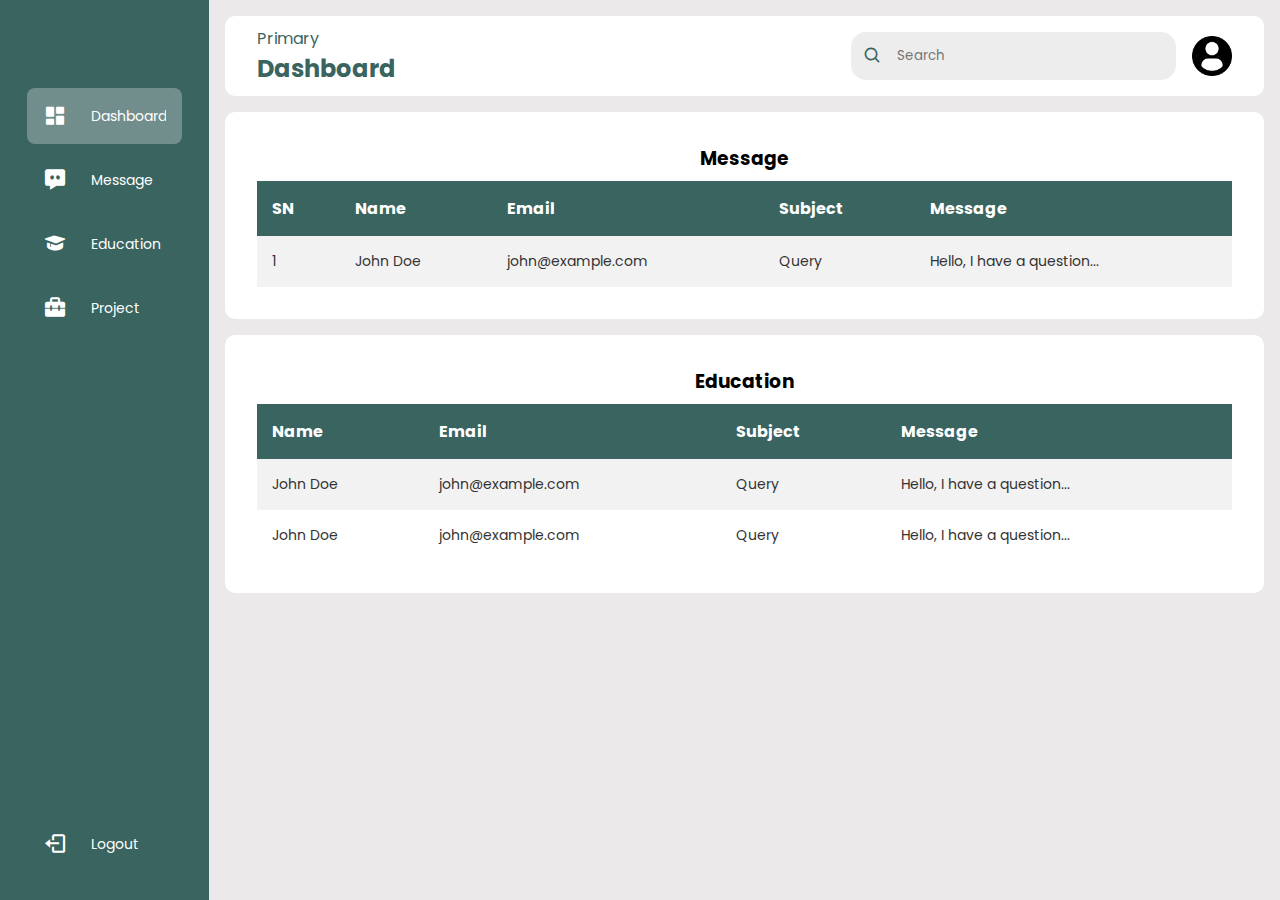
<file: index_admin.html>
<!DOCTYPE html>
<html lang="en">

<head>
    <meta charset="UTF-8">
    <meta name="viewport" content="width=device-width, initial-scale=1.0">
    <title>Admin Panel</title>
    <link rel="stylesheet" href="./css/admin.css">
    <link rel="stylesheet" href="https://cdn.jsdelivr.net/npm/boxicons@latest/css/boxicons.min.css">

</head>

<body>
    <div class="sidebar">
        <div class="logo"></div>
        <ul class="menu">
            <li class="active">
                <a href="#">
                    <i class='bx bxs-dashboard'></i>
                    <span>Dashboard</span>
                </a>
            </li>
            <li>
                <a href="#message">
                    <i class='bx bxs-message-dots'></i>
                    <span>Message</span>
                </a>
            </li>
            <li>
                <a href="#education">
                    <i class='bx bxs-graduation'></i>
                    <span>Education</span>
                </a>
            </li>
            <li>
                <a href="#">
                    <i class='bx bxs-briefcase-alt-2'></i>
                    <span>Project</span>
                </a>
            </li>
            <li class="logout">
                <a href="#">
                    <i class='bx bx-log-out'></i>
                    <span>Logout</span>
                </a>
            </li>
        </ul>
    </div>


    <div class="main--content">
        <div class="header--wraper">
            <div class="head-title">
                <span>Primary</span>
                <h2>Dashboard</h2>
            </div>
            <div class="user--info">
                <div class="search--box">
                    <i class='bx bx-search'></i>
                    <input type="text" placeholder="Search">
                </div>
                <img src="./asset/profile-user.png" alt="">
            </div>
        </div>

        <section id="message">
            <div class="main--title--div">
                <h3 class="main--title">Message</h3>
            </div>          
            <div class="table-container">
                <table>
                    <thead>
                        <tr>
                            <th>SN</th>
                            <th>Name</th>
                            <th>Email</th>
                            <th>Subject</th>
                            <th>Message</th>
                        </tr>
                    </thead>
                    <tbody>
                        <tr>
                            <td>1</td>
                            <td>John Doe</td>
                            <td>john@example.com</td>
                            <td>Query</td>
                            <td>Hello, I have a question...</td>
                        </tr>
                        
                        
                    </tbody>
                </table>
            </div>
        </section>

        <section id="education">
            <div class="main--title--div">
                <h3 class="main--title">Education</h3>
            </div>          
            <div class="table-container">
                <table>
                    <thead>
                        <tr>
                            <th>Name</th>
                            <th>Email</th>
                            <th>Subject</th>
                            <th>Message</th>
                        </tr>
                    </thead>
                    <tbody>
                        <tr>
                            <td>John Doe</td>
                            <td>john@example.com</td>
                            <td>Query</td>
                            <td>Hello, I have a question...</td>
                        </tr>
                        <tr>
                            <td>John Doe</td>
                            <td>john@example.com</td>
                            <td>Query</td>
                            <td>Hello, I have a question...</td>
                        </tr>                      
                    </tbody>
                </table>
            </div>
        </section>
        
    </div>

</body>

</html>
</file>
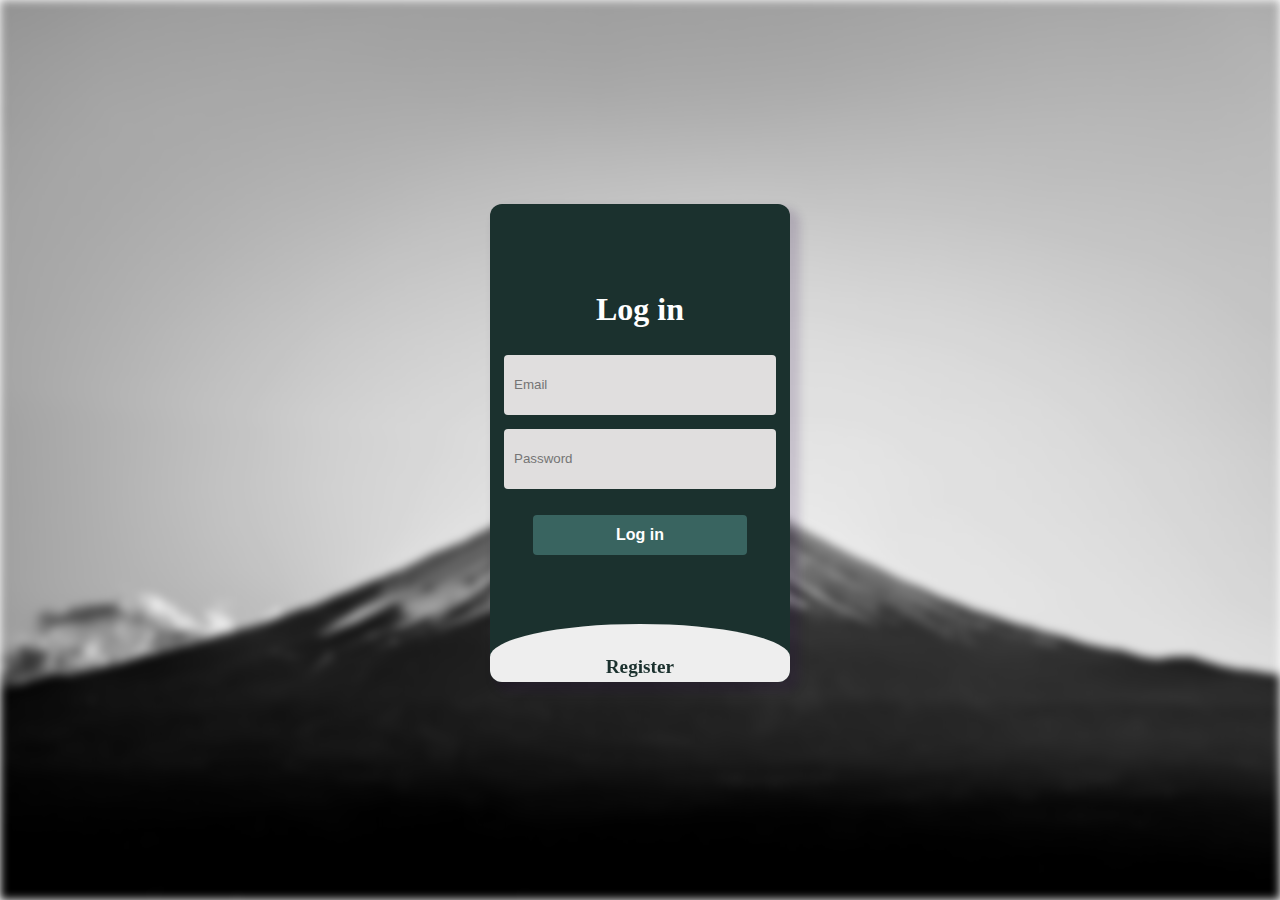
<file: lindex_login.html>
<!DOCTYPE html>
<html lang="en">

<head>
    <meta charset="UTF-8">
    <meta name="viewport" content="width=device-width, initial-scale=1.0">
    <title>Document</title>
    <link rel="stylesheet" href="./css/login_style.css">
</head>

<body>

    <div class="login-container"></div>
    <div class="login-container2">
        <div class="main">
            <input type="checkbox" id="chk" aria-hidden="true">
            <div class="login">
                <form class="form">
                    <label for="chk" aria-hidden="true">Log in</label>
                    <input class="input" type="email" name="email" placeholder="Email" required="">
                    <input class="input" type="password" name="pswd" placeholder="Password" required="">
                    <button>Log in</button>
                </form>
            </div>

            <div class="register">
                <form class="form">
                    <label for="chk" aria-hidden="true">Register</label>
                    <input class="input" type="text" name="txt" placeholder="Username" required="">
                    <input class="input" type="email" name="email" placeholder="Email" required="">
                    <input class="input" type="password" name="pswd" placeholder="Password" required="">
                    <button>Register</button>
                </form>
            </div>
        </div>
    </div>



</body>

</html>
</file>
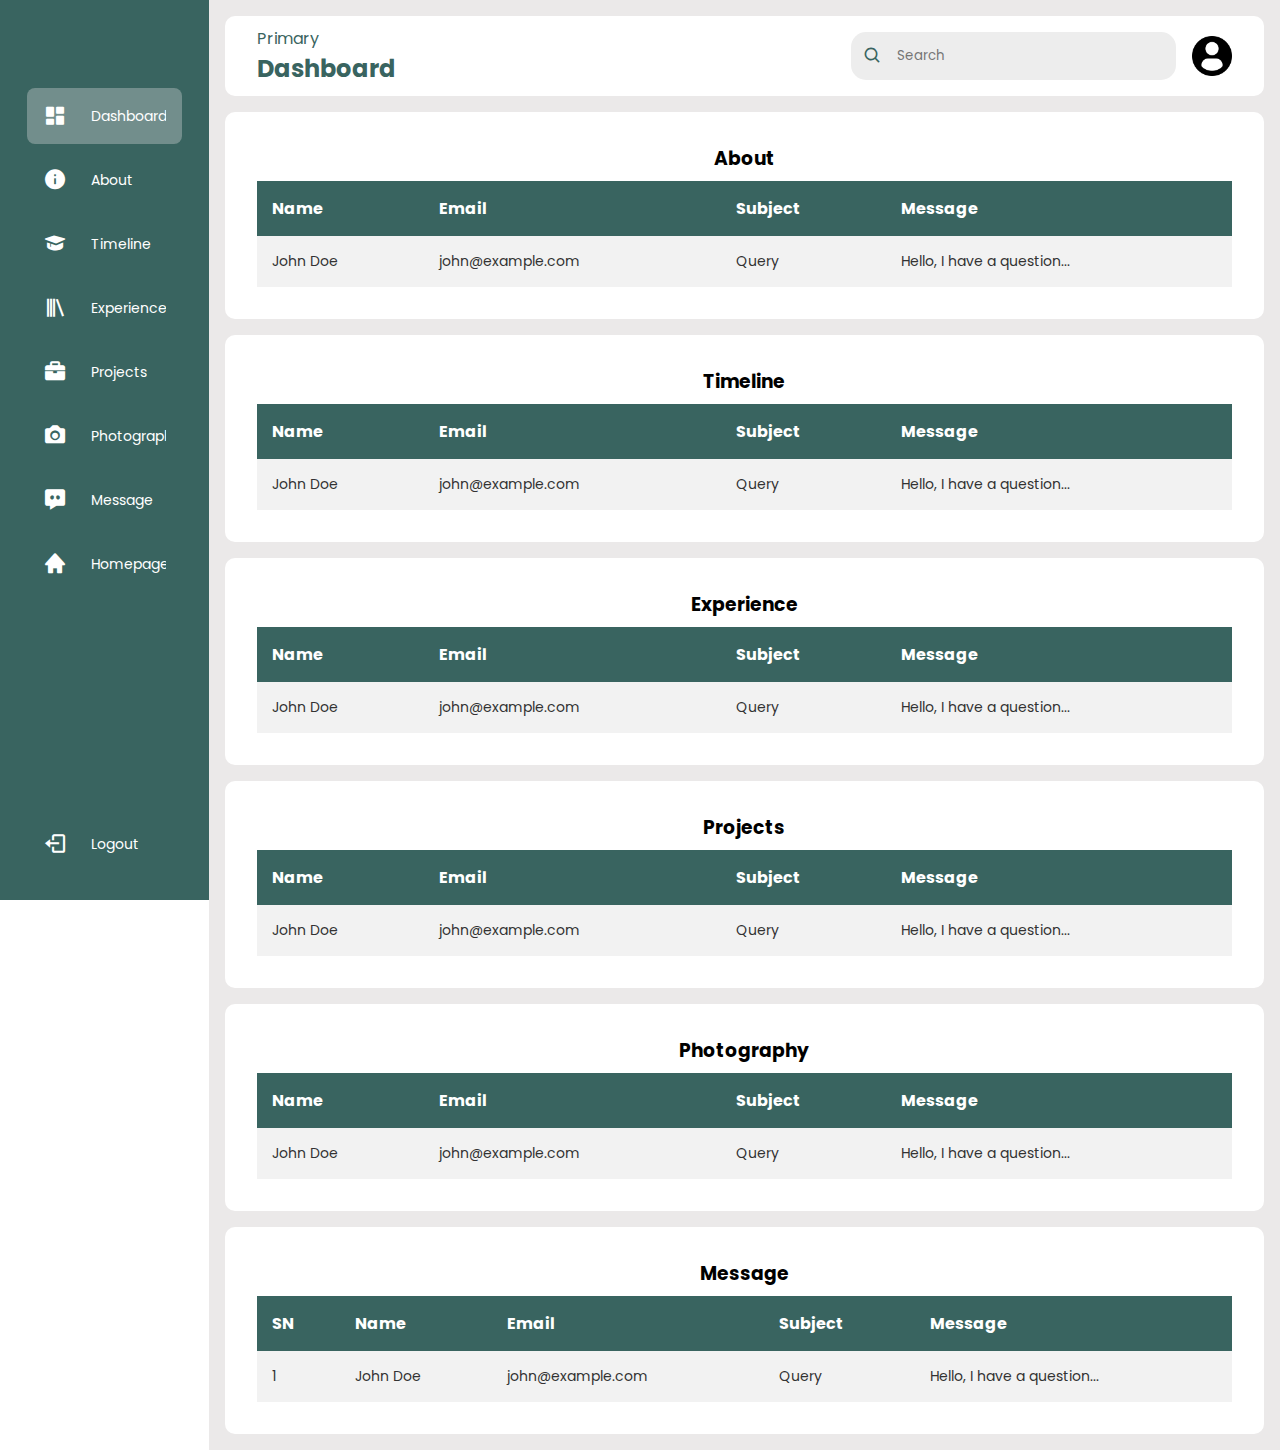
<file: index/index_admin.html>
<!DOCTYPE html>
<html lang="en">

<head>
    <meta charset="UTF-8">
    <meta name="viewport" content="width=device-width, initial-scale=1.0">
    <title>Admin Panel</title>
    <link rel="stylesheet" href="../css/admin.css">
    <link rel="stylesheet" href="https://cdn.jsdelivr.net/npm/boxicons@latest/css/boxicons.min.css">

</head>

<body>
    <div class="sidebar">
        <div class="logo"></div>
        <ul class="menu">

            <li class="active">
                <a href="#">
                    <i class='bx bxs-dashboard'></i>
                    <span>Dashboard</span>
                </a>
            </li>

            <li>
                <a href="#about">
                    <i class='bx bxs-info-circle'></i>
                    <span>About</span>
                </a>
            </li>

            <li>
                <a href="#timeline">
                    <i class='bx bxs-graduation'></i>
                    <span>Timeline</span>
                </a>
            </li>

            <li>
                <a href="#experience">
                    <i class='bx bx-library'></i>
                    <span>Experience</span>
                </a>
            </li>

            <li>
                <a href="#project">
                    <i class='bx bxs-briefcase'></i>
                    <span>Projects</span>
                </a>
            </li>

            <li>
                <a href="#photography">
                    <i class='bx bxs-camera' ></i>
                    <span>Photography</span>
                </a>
            </li>

            <li>
                <a href="#message">
                    <i class='bx bxs-message-dots'></i>
                    <span>Message</span>
                </a>
            </li> 
            
            <li>
                <a href="#message">
                    <i class='bx bxs-home'></i>
                    <span>Homepage</span>
                </a>
            </li>
            
            <li class="logout">
                <a href="#">
                    <i class='bx bx-log-out'></i>
                    <span>Logout</span>
                </a>
            </li>
        </ul>
    </div>


    <div class="main--content">
        <div class="header--wraper">
            <div class="head-title">
                <span>Primary</span>
                <h2>Dashboard</h2>
            </div>
            <div class="user--info">
                <div class="search--box">
                    <i class='bx bx-search'></i>
                    <input type="text" placeholder="Search">
                </div>
                <img src="../asset/profile-user.png" alt="">
            </div>
        </div>

        <section id="about">
            <div class="main--title--div">
                <h3 class="main--title">About</h3>
            </div>          
            <div class="table-container">
                <table>
                    <thead>
                        <tr>
                            <th>Name</th>
                            <th>Email</th>
                            <th>Subject</th>
                            <th>Message</th>
                        </tr>
                    </thead>
                    <tbody>
                        <tr>
                            <td>John Doe</td>
                            <td>john@example.com</td>
                            <td>Query</td>
                            <td>Hello, I have a question...</td>
                        </tr>                                             
                    </tbody>
                </table>
            </div>
        </section>

        <section id="timeline">
            <div class="main--title--div">
                <h3 class="main--title">Timeline</h3>
            </div>          
            <div class="table-container">
                <table>
                    <thead>
                        <tr>
                            <th>Name</th>
                            <th>Email</th>
                            <th>Subject</th>
                            <th>Message</th>
                        </tr>
                    </thead>
                    <tbody>
                        <tr>
                            <td>John Doe</td>
                            <td>john@example.com</td>
                            <td>Query</td>
                            <td>Hello, I have a question...</td>
                        </tr>                                            
                    </tbody>
                </table>
            </div>
        </section>

        <section id="experience">
            <div class="main--title--div">
                <h3 class="main--title">Experience</h3>
            </div>          
            <div class="table-container">
                <table>
                    <thead>
                        <tr>
                            <th>Name</th>
                            <th>Email</th>
                            <th>Subject</th>
                            <th>Message</th>
                        </tr>
                    </thead>
                    <tbody>
                        <tr>
                            <td>John Doe</td>
                            <td>john@example.com</td>
                            <td>Query</td>
                            <td>Hello, I have a question...</td>
                        </tr>                                            
                    </tbody>
                </table>
            </div>
        </section>

        <section id="project">
            <div class="main--title--div">
                <h3 class="main--title">Projects</h3>
            </div>          
            <div class="table-container">
                <table>
                    <thead>
                        <tr>
                            <th>Name</th>
                            <th>Email</th>
                            <th>Subject</th>
                            <th>Message</th>
                        </tr>
                    </thead>
                    <tbody>
                        <tr>
                            <td>John Doe</td>
                            <td>john@example.com</td>
                            <td>Query</td>
                            <td>Hello, I have a question...</td>
                        </tr>                                            
                    </tbody>
                </table>
            </div>
        </section>

        <section id="photography">
            <div class="main--title--div">
                <h3 class="main--title">Photography</h3>
            </div>          
            <div class="table-container">
                <table>
                    <thead>
                        <tr>
                            <th>Name</th>
                            <th>Email</th>
                            <th>Subject</th>
                            <th>Message</th>
                        </tr>
                    </thead>
                    <tbody>
                        <tr>
                            <td>John Doe</td>
                            <td>john@example.com</td>
                            <td>Query</td>
                            <td>Hello, I have a question...</td>
                        </tr>                                            
                    </tbody>
                </table>
            </div>
        </section>

        <section id="message">
            <div class="main--title--div">
                <h3 class="main--title">Message</h3>
            </div>          
            <div class="table-container">
                <table>
                    <thead>
                        <tr>
                            <th>SN</th>
                            <th>Name</th>
                            <th>Email</th>
                            <th>Subject</th>
                            <th>Message</th>
                        </tr>
                    </thead>
                    <tbody>
                        <tr>
                            <td>1</td>
                            <td>John Doe</td>
                            <td>john@example.com</td>
                            <td>Query</td>
                            <td>Hello, I have a question...</td>
                        </tr>
                        
                        
                    </tbody>
                </table>
            </div>
        </section>

        
        
    </div>

</body>

</html>
</file>
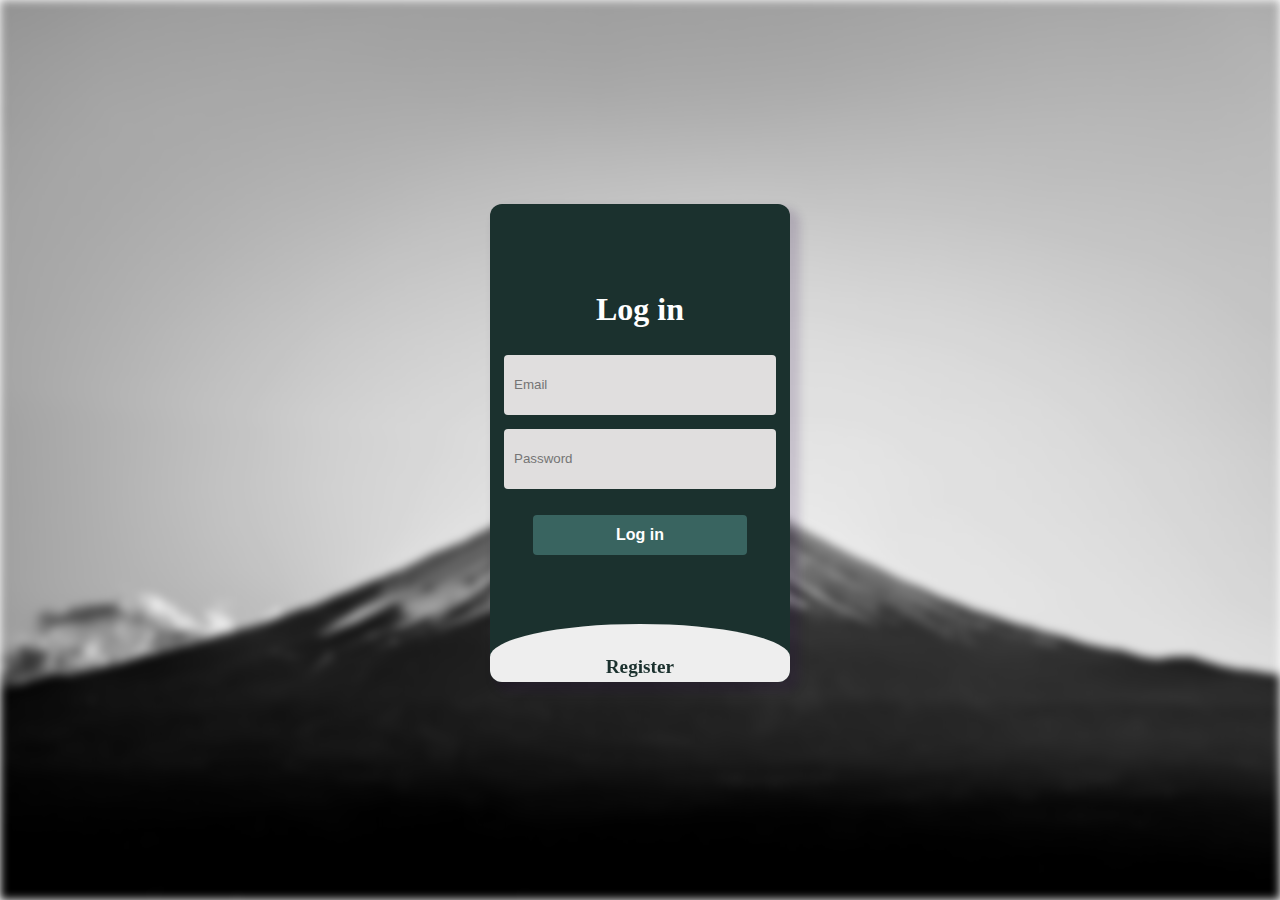
<file: index/index_login.html>
<!DOCTYPE html>
<html lang="en">

<head>
    <meta charset="UTF-8">
    <meta name="viewport" content="width=device-width, initial-scale=1.0">
    <title>Document</title>
    <link rel="stylesheet" href="../css/login_style.css">
</head>

<body>

    <div class="login-container"></div>
    <div class="login-container2">
        <div class="main">
            <input type="checkbox" id="chk" aria-hidden="true">
            <div class="login">
                <form class="form">
                    <label for="chk" aria-hidden="true">Log in</label>
                    <input class="input" type="email" name="email" placeholder="Email" required="">
                    <input class="input" type="password" name="pswd" placeholder="Password" required="">
                    <button>Log in</button>
                </form>
            </div>

            <div class="register">
                <form class="form">
                    <label for="chk" aria-hidden="true">Register</label>
                    <input class="input" type="text" name="txt" placeholder="Username" required="">
                    <input class="input" type="email" name="email" placeholder="Email" required="">
                    <input class="input" type="password" name="pswd" placeholder="Password" required="">
                    <button>Register</button>
                </form>
            </div>
        </div>
    </div>



</body>

</html>
</file>
<file: css/admin.css>
@import url('https://fonts.googleapis.com/css2?family=Poppins:wght@400;500;600&display=swap');

*{
    margin: 0;
    padding: 0;
    border: none;
    outline: none;
    box-sizing: border-box;
    font-family: "Poppins", sans-serif;
}
body{
    display: flex;
}
.sidebar{
    position: sticky;
    top: 0;
    left: 0;
    bottom: 0;
    width: 110px;
    height: 100vh;
    padding: 0 1.7rem;
    color: #fff;
    overflow: hidden;
    transition: all 0.5s linear;
    background: #396460;
}
.sidebar:hover{
    width: 240px;
    transition: 0.5s;
}
.logo{
    height: 80px;
    padding: 16px;
}
.menu{
    height: 88%;
    position: relative;
    list-style: none;
    padding: 0;
}
.menu li{
    padding: 1rem;
    margin: 8px 0;
    border-radius: 8px;
    transition: all 0.5s ease-in-out;
}
.menu li:hover, .active{
    background: #e0e0e058;
}
.menu a{
    color: #fff;
    font-size: 14px;
    text-decoration: none;
    display: flex;
    align-items: center;
    gap: 1.5rem;
}
.menu a span{
    overflow: hidden;
}
.menu a i{
    font-size: 1.5rem;
}
.logout{
    position: absolute;
    bottom: 0;
    left: 0;
    width: 100%;
}


/* Main Body Section */
.main--content{
    position: relative;
    background: #ebe9e9;
    width: 100%;
    padding: 1rem;
}
.user--info img{
    width: 40px;
    height: 40px;
    cursor: pointer;
}
.header--wraper{
    display: flex;
    justify-content: space-between;
    align-items: center;
    flex-wrap: wrap;
    background: #fff;
    border-radius: 10px;
    padding: 10px 2rem;
    margin-bottom: 1rem;
}
.head-title {
    color: #396460;
}
.user--info{
    display: flex;
    align-items: center;
    gap: 1rem;
}
.search--box{
    background: rgb(237, 237, 237);
    border-radius: 15px;
    color: #396460;
    display: flex;
    align-items: center;
    gap: 5px;
    padding: 4px 12px;
}
.search--box input{
    background: transparent;
    padding: 10px;
}
.search--box i{
    font-size: 1.2rem;
    cursor: pointer;
    transition: all 0.5s ease-out;
}
.search--box i :hover{
    transform: scale(1.2);
}

/* Message */
section{
    background: #fff;
    margin-top: 1rem;
    border-radius: 10px;
    padding: 2rem;
    /* height: 100vh; */
}
.table-container{
    width: 100%;
}
.main--title{
    margin-bottom: 8px;
}
.main--title--div{
    display: flex;
    justify-content: center;
}
table{
    width: 100%;
    border-collapse: collapse;
}
thead{
    background: #396460;
    color: #fff;
}
th{
    padding: 15px;
    text-align: left;
}
tbody{
    background: #f2f2f2;
}
td{
    padding: 15px;
    font-size: 14px;
    color: #333;
}
tr:nth-child(even){
    background: #fff;
}
</file>
<file: css/login_style.css>
body {
  margin: 0;
  padding: 0;
  box-sizing: border-box;
}
.login-container{
  background-image: url(../asset/loginbg.jpg);
  height: 100vh;
  background-repeat: no-repeat;
  background-position: center;
  background-attachment: fixed;
  background-size: cover;
  filter: blur(5px);
}

.login-container2{
  position: absolute;
  top: 35%;
  left: 50%;
  transform: translate(-50%, -50%);
  z-index: 2;
}


.main {
  position: relative;
  display: flex;
  flex-direction: column;
  background-color: #1b312e;
  height: 478px;
  width: 300px;
  overflow: hidden;
  border-radius: 12px;
  box-shadow: 7px 7px 10px 3px #24004628;
  top: 8rem;
}

.form {
  display: flex;
  flex-direction: column;
  justify-content: center;
  align-items: center;
  gap: 14px;
  padding: 24px;
}

/*checkbox to switch from sign up to login*/
#chk {
  display: none;
}

/*Login*/
.login {
  position: relative;
  width: 100%;
  height: 100%;
}

.login label {
  margin: 25% 0 5%;
}

label {
  color: #fff;
  font-size: 2rem;
  justify-content: center;
  display: flex;
  font-weight: bold;
  cursor: pointer;
  transition: .5s ease-in-out;
}

.input {
  width: 100%;
  height: 40px;
  background: #e0dede;
  padding: 10px;
  border: none;
  outline: none;
  border-radius: 4px;
}

/*Register*/
.register {
  background: #eee;
  border-radius: 60% / 10%;
  transform: translateY(5%);
  transition: .8s ease-in-out;
}

.register label {
  color: #1b312e;
  transform: scale(.6);
}

#chk:checked~.register {
  transform: translateY(-63%);
}

#chk:checked~.register label {
  transform: scale(1);
  margin: 10% 0 5%;
}

#chk:checked~.login label {
  transform: scale(.6);
  margin: 5% 0 5%;
}

/*Button*/
.form button {
  width: 85%;
  height: 40px;
  margin: 12px auto 10%;
  color: #fff;
  background: #396460;
  font-size: 1rem;
  font-weight: bold;
  border: none;
  border-radius: 4px;
  cursor: pointer;
  transition: .2s ease-in;
}

.form button:hover {
  background-color: #6da5a0;
}
</file>
